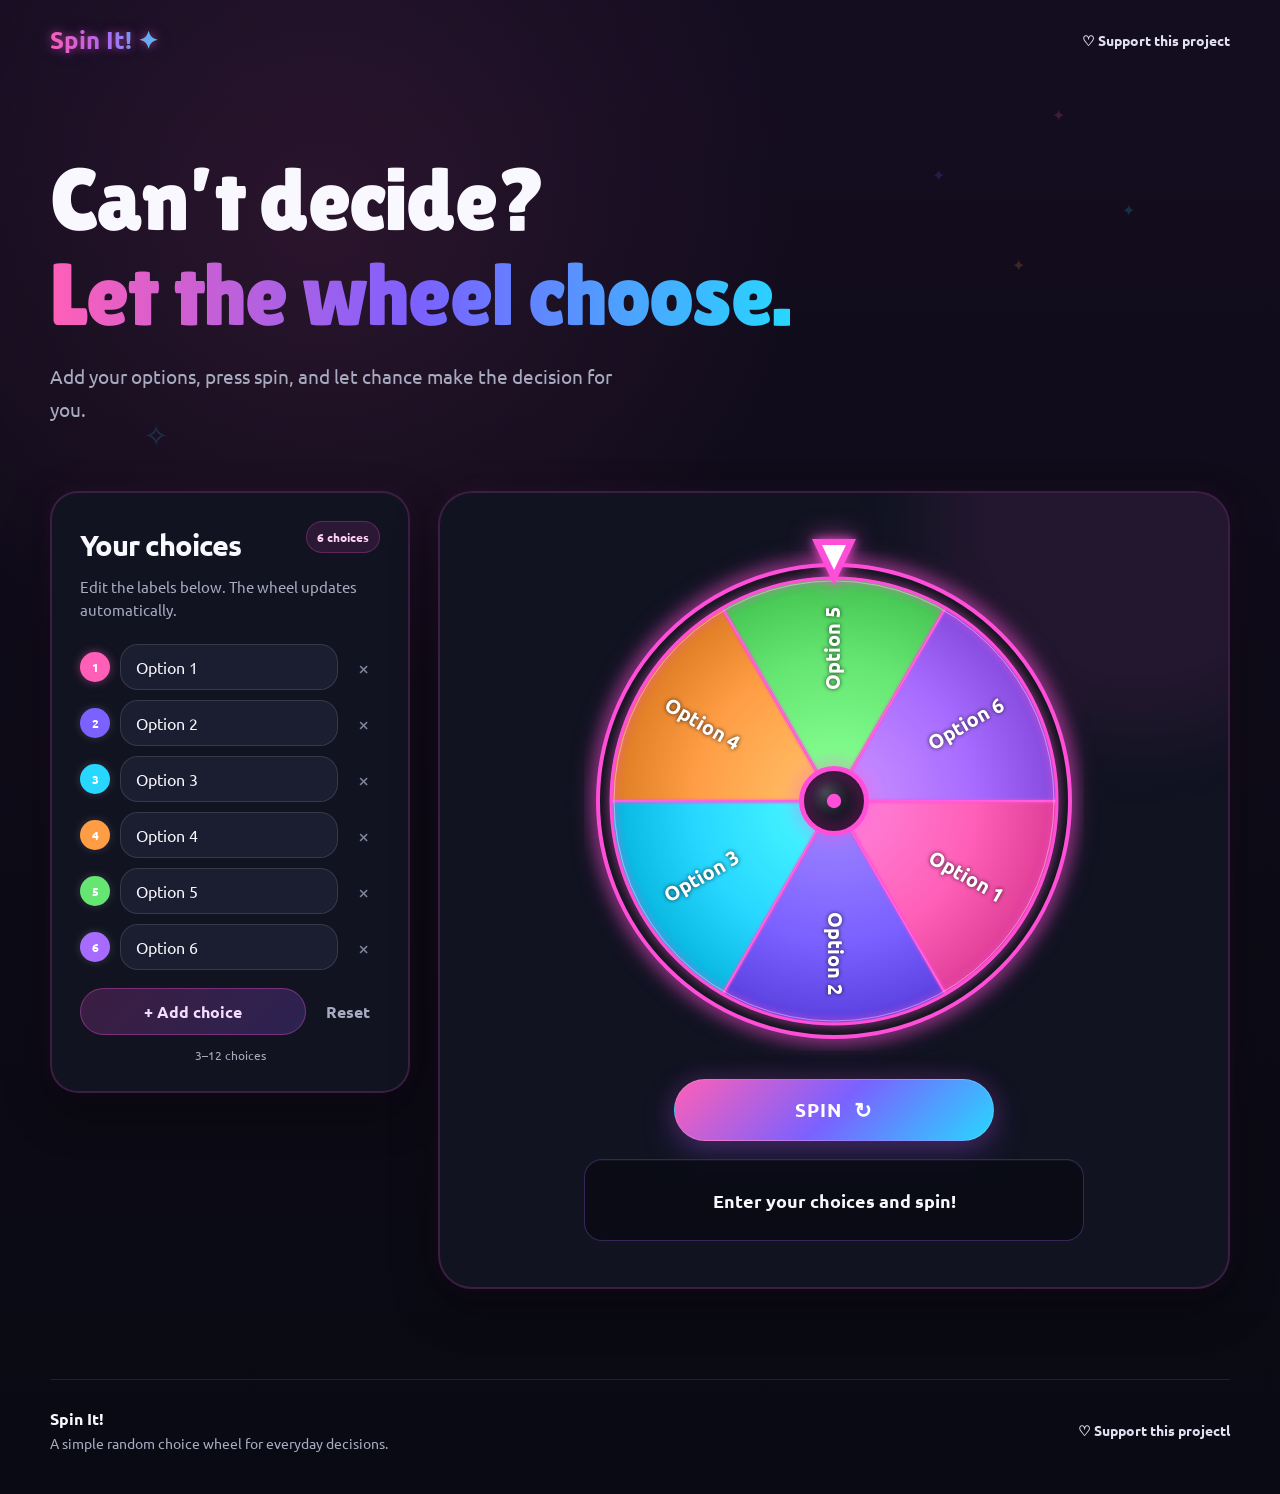
<file: index.html>
<!DOCTYPE html>
<html lang="en">

<head>
    <meta charset="UTF-8">
    <meta name="viewport" content="width=device-width, initial-scale=1.0">
    <meta name="description" content="Enter your choices and spin a colorful wheel to pick one at random.">
    <title>Spin It! Random Choice Wheel</title>
    <link rel="stylesheet" href="style.css">
    <link rel="preconnect" href="https://fonts.googleapis.com">
    <link rel="preconnect" href="https://fonts.gstatic.com" crossorigin>
    <link href="https://fonts.googleapis.com/css2?family=Lilita+One&display=swap" rel="stylesheet">
    <link rel="preconnect" href="https://fonts.googleapis.com">
    <link rel="preconnect" href="https://fonts.gstatic.com" crossorigin>
    <link
        href="https://fonts.googleapis.com/css2?family=Ubuntu:ital,wght@0,300;0,400;0,500;0,700;1,300;1,400;1,500;1,700&display=swap"
        rel="stylesheet">
    <link
  rel="icon"
  type="image/png"
  href="wheelicon.PNG"
    <link
  rel="apple-touch-icon"
  href="wheelicon.PNG"
>
</head>

<body>
    <header class="site-header">
        <a class="brand" href="#" aria-label="Spin It home">
            <span>Spin It! ✦</span>
        </a>

        <a class="support-link" href="https://ko-fi.com/i/IA2I725B7P8" aria-label="Support this tool">
            ♡ Support this project
        </a>
    </header>

    <main>
        <section class="hero">
            <div class="hero-copy">
                <h1>Can’t decide?<br><span>Let the wheel choose.</span></h1>
                <p>
                    Add your options, press spin, and let chance make the decision for you.
                </p>
            </div>
        </section>

        <section class="app-shell" aria-label="Random choice wheel">
            <aside class="choices-card">
                <div class="card-heading">
                    <div>
                        <h2>Your choices</h2>
                    </div>
                    <span id="choice-count" class="count-badge">6 choices</span>
                </div>

                <p class="helper-text">
                    Edit the labels below. The wheel updates automatically.
                </p>

                <div id="choice-list" class="choice-list"></div>

                <div class="choice-actions">
                    <button id="add-choice" class="secondary-button" type="button">
                        + Add choice
                    </button>
                    <button id="clear-choices" class="text-button" type="button">
                        Reset
                    </button>
                </div>

                <p class="limit-note">3–12 choices</p>
            </aside>

            <section class="wheel-card">
                <div class="wheel-stage">
                    <div class="wheel-wrap">
                        <div class="pointer" aria-hidden="true"></div>

                        <canvas id="wheel" width="500" height="500">
                            Your browser does not support the canvas element.
                        </canvas>

                        <div class="winner-particles" id="winner-particles" aria-hidden="true"></div>
                    </div>
                </div>

                <button id="spin-button" class="spin-button" type="button">
                    <span>SPIN</span>
                    <span class="spin-icon">↻</span>
                </button>

                <div id="winner" class="winner-panel" aria-live="polite">
                    <strong>Enter your choices and spin!</strong>
                </div>
            </section>
        </section>
    </main>

    <footer class="site-footer">
        <div>
            <strong>Spin It!</strong>
            <p>A simple random choice wheel for everyday decisions.</p>
        </div>

        <a href="https://ko-fi.com/i/IA2I725B7P8" class="footer-support">♡ Support this projectl</a>
    </footer>

    <script src="script.js"></script>
</body>

</html>
</file>
<file: style.css>
/* 
   BASE
*/

:root {
  --bg: #090a13;
  --bg-soft: #111321;
  --surface: rgba(20, 22, 38, 0.88);
  --surface-2: #171a2c;
  --surface-3: #20243a;
  --text: #f9f8ff;
  --muted: #a8abc0;
  --pink: #ff4fd8;
  --pink-soft: #ff79e2;
  --purple: #8e5cff;
  --cyan: #27d7ff;
  --border: rgba(255, 255, 255, 0.09);
  --shadow: 0 24px 70px rgba(0, 0, 0, 0.38);
  --radius-lg: 28px;
  --radius-md: 18px;
}

* {
  box-sizing: border-box;
}

html {
  scroll-behavior: smooth;
}

body {
  margin: 0;
  min-height: 100vh;
  color: var(--text);
 background:
    radial-gradient(
      circle at 25% 15%,
      rgba(255, 95, 183, 0.10),
      transparent 30rem
    ),
    linear-gradient(
      180deg,
      #140d20 0%,
      #0d0b16 60%,
      #090a13 100%
    );
  font-family: "Ubuntu", sans-serif;
  font-weight: 400;
  font-style: normal;
  
}
h1 {
  font-family: "Lilita One", sans-serif;
  font-weight: 400;
  font-style: normal;
}
button,
input {
  font: inherit;
}

button,
a {
  -webkit-tap-highlight-color: transparent;
}

button:focus-visible,
input:focus-visible,
a:focus-visible {
  outline: 3px solid rgba(39, 215, 255, 0.45);
  outline-offset: 3px;
}

/*
   HEADER
*/

.site-header {
  width: min(1180px, calc(100% - 40px));
  margin: 0 auto;
  padding: 24px 0;
  display: flex;
  justify-content: space-between;
  align-items: center;
}

.brand,
.support-link,
.footer-support {
  color: inherit;
  text-decoration: none;
}

.brand {
  display: inline-flex;
  align-items: center;
  gap: 10px;
   font-family: "Ubuntu", sans-serif;
   font-size: 1.5rem;
  font-weight: 700;
  color: #ff5fb7;

  text-shadow:
    0 0 8px rgba(255, 95, 183, 0.45),
    0 0 18px rgba(167, 108, 255, 0.25);

  background: linear-gradient(
    90deg,
    #ff5fb7,
    #a76cff,
    #27d7ff
  );

  -webkit-background-clip: text;
  background-clip: text;
  color: transparent;
}

.brand-mark {
  width: 34px;
  height: 34px;
  border-radius: 11px;
  display: grid;
  place-items: center;
  background: linear-gradient(135deg, var(--pink), var(--purple), var(--cyan));
  box-shadow: 0 0 24px rgba(255, 79, 216, 0.25);
}

.support-link,
.footer-support {
  color: #dfdff0;
  font-size: 0.9rem;
  font-weight: 750;
  transition: color 0.18s ease, transform 0.18s ease;
}

.support-link:hover,
.footer-support:hover {
  color: var(--pink-soft);
  transform: translateY(-1px);
}

/*
   HERO
*/

main {
  overflow: hidden;
}

.hero {
  width: min(1180px, calc(100% - 40px));
  margin: 0 auto;
  padding: 58px 0 38px;
  position: relative;
}

.hero::before {
  content: "✦";
  position: absolute;
  top: 24px;
  right: 14%;

  color: #ff5fb7;
  font-size: 1rem;
  opacity: 0.18;

  text-shadow:
    -120px 60px 0 #7b61ff,
    70px 95px 0 #27d7ff,
    -40px 150px 0 #ff9d45;

  pointer-events: none;
}


.hero::after {
  content: "✧";
  position: absolute;
  bottom: 10px;
  left: 8%;
  font-size: 1.8rem;
  color: #27d7ff;
  opacity: 0.18;
  pointer-events: none;
}

.hero-copy {
  max-width: 760px;
}

.eyebrow,
.section-kicker {
  display: inline-block;
  color: var(--pink-soft);
  font-size: 0.75rem;
  font-weight: 900;
  letter-spacing: 0.14em;
}

.hero h1 {
  margin: 14px 0 18px;

  font-size:
    clamp(3rem, 7vw, 5.5rem);

  line-height: 1.08;

  letter-spacing: -0.02em;
}

.hero h1 span {
   background: linear-gradient(
    90deg,
    #ff5fb7,
    #7b61ff,
    #27d7ff
  );
  -webkit-background-clip: text;
  background-clip: text;
  color: transparent;
}

.hero p {
  max-width: 600px;
  margin: 0;
  color: var(--muted);
  font-size: clamp(1rem, 2vw, 1.2rem);
  line-height: 1.7;
}

/*
   APP LAYOUT
*/

.app-shell {
  width: min(1180px, calc(100% - 40px));
  margin: 28px auto 90px;
  display: grid;
  grid-template-columns: minmax(280px, 360px) minmax(0, 1fr);
  gap: 28px;
  align-items: start;
}

.choices-card,
.wheel-card {
  border: 2px solid rgba(255, 79, 216, 0.18);
  background: #111321;
  box-shadow:
    0 18px 45px rgba(0, 0, 0, 0.35),
    0 0 24px rgba(255, 79, 216, 0.06);
}



.choices-card {
  padding: 28px;
  border-radius: var(--radius-lg);
  position: sticky;
  top: 24px;
}

.card-heading {
  display: flex;
  justify-content: space-between;
  gap: 16px;
  align-items: flex-start;
}

.card-heading h2 {
  margin: 6px 0 0;
  font-size: 1.8rem;
  letter-spacing: -0.035em;
}

.count-badge {
  padding: 7px 10px;
  border-radius: 999px;
  background: rgba(255, 79, 216, 0.11);
  border: 1px solid rgba(255, 79, 216, 0.25);
  color: #ffd1f4;
  white-space: nowrap;
  font-size: 0.78rem;
  font-weight: 800;
}

.helper-text,
.limit-note {
  color: var(--muted);
}

.helper-text {
  margin: 12px 0 22px;
  line-height: 1.55;
  font-size: 0.92rem;
}

.choice-list {
  display: grid;
  gap: 10px;
}

.choice-row {
  display: grid;
  grid-template-columns: 32px minmax(0, 1fr) 34px;
  gap: 8px;
  align-items: center;
}

.choice-number {
  width: 30px;
  height: 30px;

  display: grid;
  place-items: center;

  border-radius: 50%;

  color: #ffffff;

  font-size: 0.78rem;
  font-weight: 700;

  box-shadow: 0 0 10px rgba(255, 255, 255, 0.15);

}

  .choice-row:nth-child(1) .choice-number {
  background: #ff5fb7;
}

.choice-row:nth-child(2) .choice-number {
  background: #7b61ff;
}

.choice-row:nth-child(3) .choice-number {
  background: #27d7ff;
}

.choice-row:nth-child(4) .choice-number {
  background: #ff9d45;
}

.choice-row:nth-child(5) .choice-number {
  background: #65e572;
}

.choice-row:nth-child(6) .choice-number {
  background: #a76cff;
}

.choice-row:nth-child(7) .choice-number {
  background: #ff5577;
}

.choice-row:nth-child(8) .choice-number {
  background: #3ee6c2;
}

.choice-row:nth-child(9) .choice-number {
  background: #ffd65c;
}

.choice-row:nth-child(10) .choice-number {
  background: #5f8cff;
}

.choice-row:nth-child(11) .choice-number {
  background: #d95cff;
}

.choice-row:nth-child(12) .choice-number {
  background: #ff8f3d;
}

.choice-row:nth-child(1) .choice-number {
  background: #ff5fb7;
  box-shadow: 0 0 10px rgba(255, 95, 183, 0.45);
}


.choice-input {
  min-width: 0;
  width: 100%;
  padding: 12px 15px;
  border-radius: 18px;
  border: 1px solid rgba(255, 255, 255, 0.12);
  background: #1b1e30;
  color: var(--text);
  transition: border-color 0.18s ease, background 0.18s ease, box-shadow 0.18s ease;
}

.choice-input::placeholder {
  color: #777b92;
}

.choice-input:hover {
  border-color: rgba(255, 255, 255, 0.19);
}

.choice-input:focus {
  border-color: rgba(39, 215, 255, 0.45);
  background: rgba(255, 255, 255, 0.065);
  box-shadow: 0 0 0 4px rgba(39, 215, 255, 0.08);
  outline: none;
}

.remove-choice {
  width: 34px;
  height: 34px;
  border: 0;
  border-radius: 10px;
  background: transparent;
  color: #7f8399;
  cursor: pointer;
  font-size: 1.25rem;
  transition: background 0.18s ease, color 0.18s ease;
}

.remove-choice:hover {
  background: rgba(255, 255, 255, 0.06);
  color: #ff89c8;
}

.choice-actions {
  margin-top: 18px;
  display: flex;
  align-items: center;
  gap: 10px;
}

.secondary-button,
.text-button {
  border: 0;
  cursor: pointer;
}

.secondary-button {
  flex: 1;

  padding: 12px 16px;

  border-radius: 999px;

  background:
    linear-gradient(
      135deg,
      rgba(255, 79, 216, 0.18),
      rgba(142, 92, 255, 0.22)
    );

  border:
    1px solid rgba(255, 79, 216, 0.35);

  color: #f4dcff;

  font-weight: 700;

  cursor: pointer;
}

.secondary-button:hover {
  transform: translateY(-1px);
  background: rgba(142, 92, 255, 0.2);
}

.secondary-button:disabled {
  opacity: 0.45;
  cursor: default;
  transform: none;
}

.text-button {
  padding: 10px;
  background: transparent;
  color: var(--muted);
  font-weight: 750;
}

.text-button:hover {
  color: #fff;
}

.limit-note {
  margin: 12px 0 0;
  text-align: center;
  font-size: 0.74rem;
}

/*
   WHEEL
*/

.wheel-card {
  padding: clamp(24px, 4vw, 46px);
  border-radius: 34px;
  display: flex;
  flex-direction: column;
  align-items: center;
  overflow: hidden;
  position: relative;
}

.wheel-card::before {
  content: "";
  position: absolute;
  width: 420px;
  height: 420px;
  top: -180px;
  right: -120px;
  border-radius: 50%;
  background: rgba(255, 79, 216, 0.08);
  filter: blur(40px);
  pointer-events: none;
}

.wheel-stage {
  width: 100%;
  display: grid;
  place-items: center;
}

.wheel-wrap {
  --wheel-size: min(500px, 62vw);
  width: var(--wheel-size);
  height: var(--wheel-size);
  position: relative;
  margin-top: 12px;
}

#wheel {
  display: block;
  width: 100%;
  height: 100%;
  transform-origin: center center;
  filter: drop-shadow(0 0 11px rgba(255, 79, 216, 0.35));
}

.pointer {
  position: absolute;
  top: -12px;
  left: 50%;
  width: 0;
  height: 0;
  transform: translateX(-50%);
  border-left: 22px solid transparent;
  border-right: 22px solid transparent;
  border-top: 46px solid var(--pink);
  z-index: 20;
  filter:
    drop-shadow(0 0 5px rgba(255, 79, 216, 0.85))
    drop-shadow(0 0 12px rgba(255, 79, 216, 0.55));
}

.pointer::after {
  content: "";
  position: absolute;
  left: -12px;
  top: -40px;
  width: 0;
  height: 0;
  border-left: 12px solid transparent;
  border-right: 12px solid transparent;
  border-top: 25px solid #fff;
}

.spin-button {
  width: min(320px, 100%);
  margin-top: 28px;
  padding: 16px 26px;
  display: flex;
  justify-content: center;
  align-items: center;
  gap: 12px;
  border: 1px solid rgba(255, 255, 255, 0.16);
  border-radius: 999px;
  background: linear-gradient(
    135deg,
    #ff5fb7,
    #7b61ff,
    #27d7ff
  );
  color: #fff;
  font-family: "Ubuntu", sans-serif;
  font-size: 1.2rem;
  font-weight: 700;
  letter-spacing: 0.06em;
  cursor: pointer;
  box-shadow:
    0 12px 34px rgba(142, 92, 255, 0.25),
    0 0 26px rgba(255, 79, 216, 0.16);
  transition: transform 0.16s ease, filter 0.16s ease, opacity 0.16s ease;
}

.spin-button:hover {
  transform: translateY(-2px) scale(1.01);
  filter: brightness(1.08);
}

.spin-button:active {
  transform: scale(0.98);
}

.spin-button:disabled {
  opacity: 0.55;
  cursor: default;
  transform: none;
}

.spin-icon {
  font-size: 1.3rem;
}

.winner-panel {
  width: min(500px, 100%);
  min-height: 82px;
  margin-top: 18px;
  padding: 16px 20px;
  border-radius: 18px;
  border: 1px solid rgba(166, 108, 255, 0.28);
  background: rgba(9, 10, 19, 0.76);
  display: flex;
  flex-direction: column;
  justify-content: center;
  align-items: center;
  gap: 3px;
  text-align: center;
  box-shadow: inset 0 1px rgba(255, 255, 255, 0.035);
}

.winner-panel .winner-label {
  color: var(--muted);
  font-size: 0.76rem;
  font-weight: 850;
  letter-spacing: 0.08em;
  text-transform: uppercase;
}

.winner-panel strong {
  font-size: 1.1rem;
  overflow-wrap: anywhere;
}

.winner-panel.winner-pop {
  animation: winner-pop 0.62s ease-out;
}

@keyframes winner-pop {
  0% {
    opacity: 0;
    transform: scale(0.88);
  }

  60% {
    opacity: 1;
    transform: scale(1.045);
  }

  100% {
    opacity: 1;
    transform: scale(1);
  }
}

.winner-particles {
  position: absolute;
  left: 50%;
  top: 50%;
  width: 1px;
  height: 1px;
  overflow: visible;
  pointer-events: none;
  z-index: 30;
}

.winner-particle {
  position: absolute;
  display: block;
  line-height: 1;
  pointer-events: none;
  text-shadow: 0 0 4px currentColor, 0 0 10px currentColor;
}

/* 
   INFO
*/

.info-section {
  width: min(1180px, calc(100% - 40px));
  margin: 0 auto 90px;
}

.info-section > article {
  padding: clamp(28px, 5vw, 48px);
  border: 1px solid var(--border);
  border-radius: var(--radius-lg);
  background: rgba(255, 255, 255, 0.025);
}

.info-section h2 {
  margin: 8px 0 28px;
  font-size: clamp(2rem, 4vw, 3rem);
  letter-spacing: -0.045em;
}

.steps {
  display: grid;
  grid-template-columns: repeat(3, 1fr);
  gap: 16px;
}

.step {
  min-width: 0;
  padding: 22px;
  border-radius: var(--radius-md);
  background: rgba(255, 255, 255, 0.035);
  border: 1px solid rgba(255, 255, 255, 0.06);
}

.step > span {
  width: 34px;
  height: 34px;
  display: grid;
  place-items: center;
  border-radius: 11px;
  background: linear-gradient(135deg, rgba(255, 79, 216, 0.9), rgba(142, 92, 255, 0.9));
  font-weight: 900;
}

.step h3 {
  margin: 16px 0 6px;
  font-size: 1.05rem;
}

.step p {
  margin: 0;
  color: var(--muted);
  line-height: 1.6;
  font-size: 0.9rem;
}

/*
   FOOTER
*/

.site-footer {
  width: min(1180px, calc(100% - 40px));
  margin: 0 auto;
  padding: 28px 0 42px;
  border-top: 1px solid var(--border);
  display: flex;
  justify-content: space-between;
  gap: 24px;
  align-items: center;
}

.site-footer p {
  margin: 5px 0 0;
  color: var(--muted);
  font-size: 0.85rem;
}

/*
   RESPONSIVE
*/

@media (max-width: 860px) {
  .hero {
    padding-top: 34px;
  }

  .app-shell {
    grid-template-columns: 1fr;
  }

  .choices-card {
    position: static;
  }

  .wheel-wrap {
    --wheel-size: min(500px, 78vw);
  }

  .steps {
    grid-template-columns: 1fr;
  }
}

@media (max-width: 560px) {
  .site-header,
  .hero,
  .app-shell,
  .info-section,
  .site-footer {
    width: min(100% - 24px, 1180px);
  }

  .site-header {
    padding-top: 16px;
  }

  .support-link {
    font-size: 0;
  }

  .support-link::after {
    content: "♡";
    font-size: 1.3rem;
  }

  .hero {
    padding-top: 30px;
  }

  .hero h1 {
    font-size: clamp(3rem, 15vw, 4.5rem);
  }

  .app-shell {
    margin-top: 10px;
    gap: 16px;
  }

  .choices-card,
  .wheel-card {
    border-radius: 22px;
  }

  .choices-card {
    padding: 20px;
  }

  .wheel-card {
    padding: 28px 14px 22px;
  }

  .wheel-wrap {
    --wheel-size: min(500px, 82vw);
  }

  .pointer {
    top: -8px;
    border-left-width: 18px;
    border-right-width: 18px;
    border-top-width: 38px;
  }

  .pointer::after {
    left: -10px;
    top: -33px;
    border-left-width: 10px;
    border-right-width: 10px;
    border-top-width: 21px;
  }

  .choice-row {
    grid-template-columns: 28px minmax(0, 1fr) 30px;
  }

  .choice-number {
    width: 28px;
    height: 28px;
  }

  .site-footer {
    align-items: flex-start;
    flex-direction: column;
  }
}
</file>
